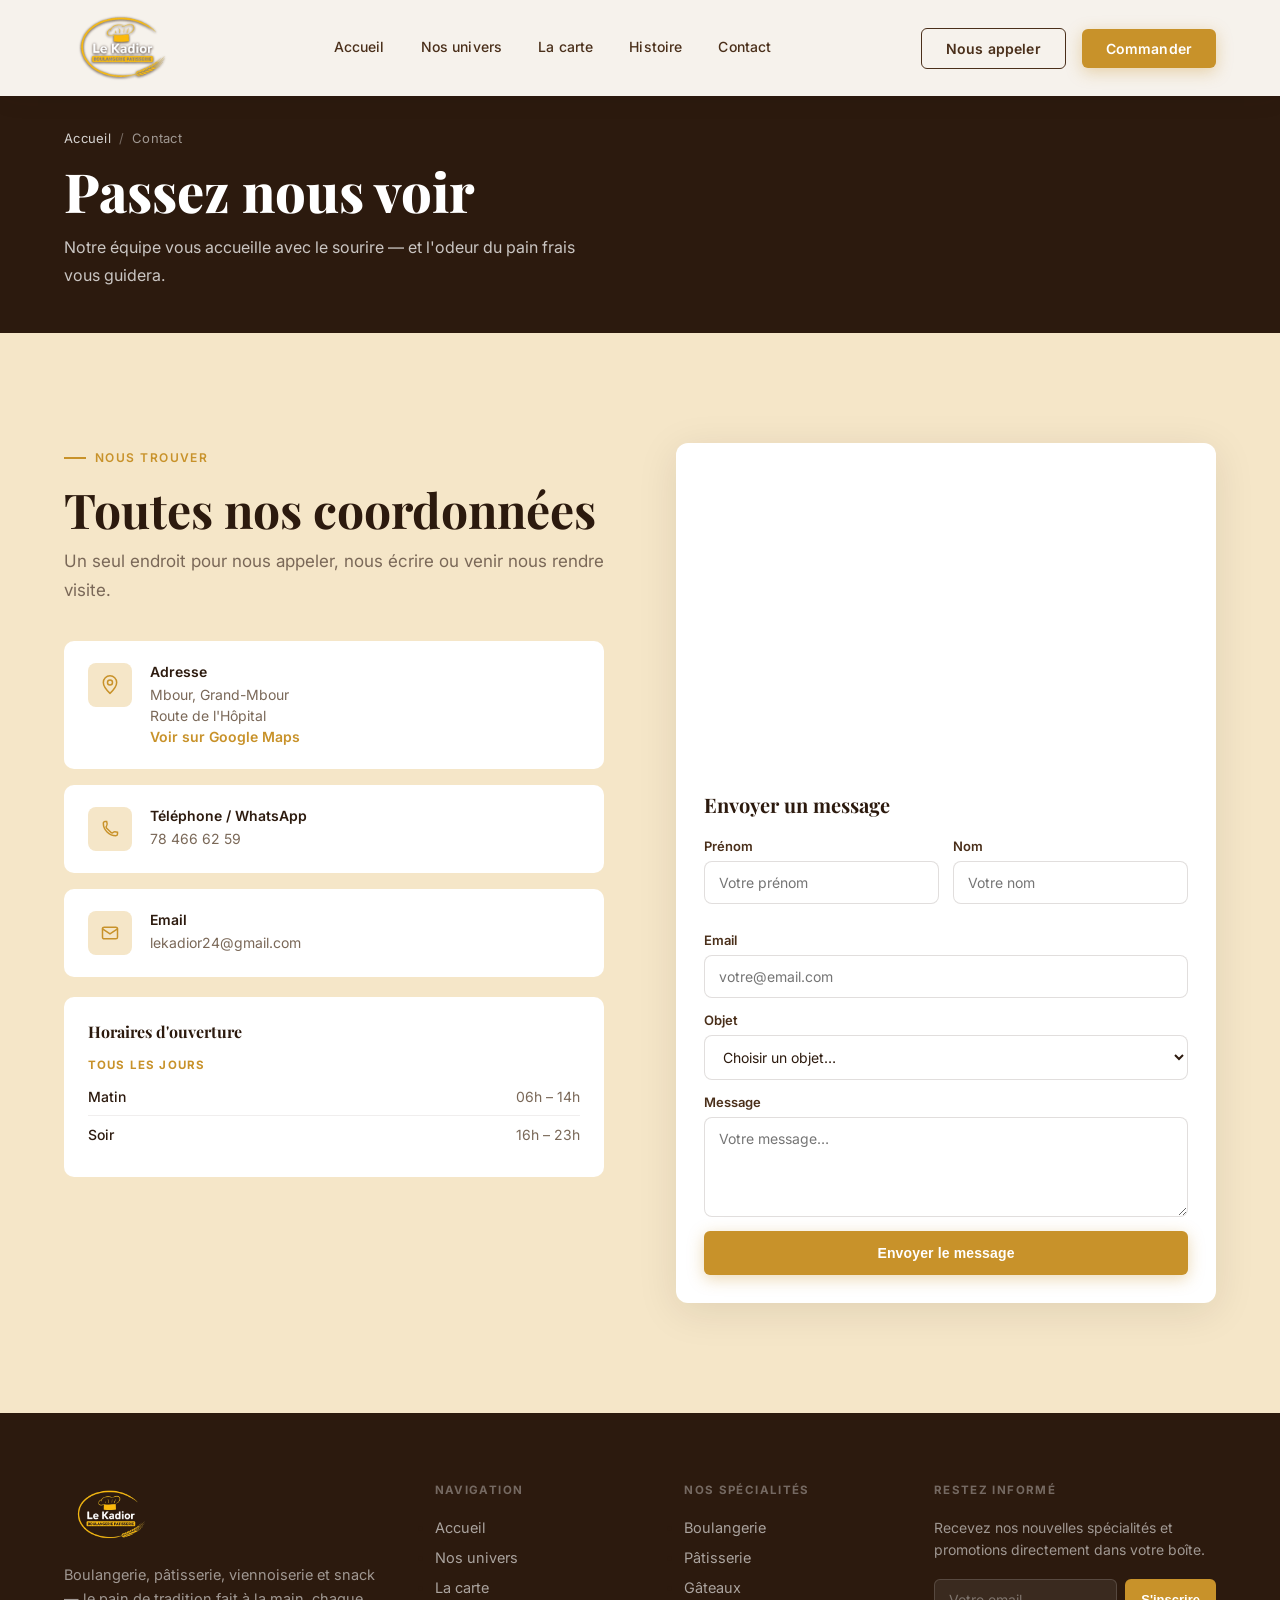
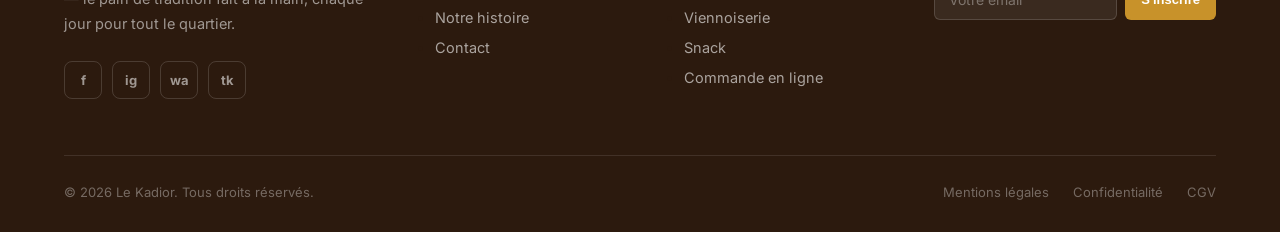
<file: contact.html>
<!DOCTYPE html>
<html lang="fr">
<head>
<meta charset="UTF-8">
<meta name="viewport" content="width=device-width, initial-scale=1.0">
<title>Contact — Le Kadior</title>
<link rel="preconnect" href="https://fonts.googleapis.com">
<link rel="preconnect" href="https://fonts.gstatic.com" crossorigin>
<link href="https://fonts.googleapis.com/css2?family=Playfair+Display:ital,wght@0,600;0,700;0,900;1,600;1,700&family=Inter:wght@300;400;500;600&display=swap" rel="stylesheet">
<link rel="stylesheet" href="le-kadior.css">
</head>
<body>

<!-- NAV -->
<nav id="mainNav">
  <a href="index.html" class="nav-logo">
    <span class="logo-badge"><img src="image/logo.png" alt="Le Kadior — Boulangerie Pâtisserie"></span>
  </a>
  <div class="nav-links">
    <a href="index.html">Accueil</a>
    <a href="nos-univers.html">Nos univers</a>
    <a href="la-carte.html">La carte</a>
    <a href="histoire.html">Histoire</a>
    <a href="contact.html">Contact</a>
  </div>
  <div class="nav-right">
    <a href="tel:+221784666259" class="btn btn-outline">Nous appeler</a>
    <a href="index.html#commande" class="btn btn-gold">Commander</a>
    <button class="burger" id="burgerBtn" aria-label="Menu">
      <span></span><span></span><span></span>
    </button>
  </div>
</nav>

<div class="mob-nav" id="mobNav">
  <a href="index.html">Accueil</a>
  <a href="nos-univers.html">Nos univers</a>
  <a href="la-carte.html">La carte</a>
  <a href="histoire.html">Histoire</a>
  <a href="contact.html">Contact</a>
  <a href="index.html#commande" class="btn btn-gold btn-lg">Commander</a>
</div>

<!-- PAGE HERO -->
<section class="page-hero">
  <div class="page-hero-bg" style="background-image:url('https://images.unsplash.com/photo-1528735602780-2552fd46c7af?w=1600&q=85')"></div>
  <div class="page-hero-overlay"></div>
  <div class="page-hero-content">
    <div class="breadcrumb"><a href="index.html">Accueil</a><span>/</span>Contact</div>
    <h1>Passez nous voir</h1>
    <p>Notre équipe vous accueille avec le sourire — et l'odeur du pain frais vous guidera.</p>
  </div>
</section>

<!-- CONTACT -->
<section class="section contact">
  <div class="contact-grid">
    <div class="contact-info reveal-l">
      <span class="tag">Nous trouver</span>
      <h2 class="section-title">Toutes nos coordonnées</h2>
      <p class="section-sub">Un seul endroit pour nous appeler, nous écrire ou venir nous rendre visite.</p>
      <div class="info-cards">
        <div class="info-card">
          <div class="info-icon">
            <svg viewBox="0 0 24 24"><path d="M12 22s8-7.5 8-13a8 8 0 1 0-16 0c0 5.5 8 13 8 13Z" stroke-linecap="round"/><circle cx="12" cy="9" r="3" stroke-linecap="round"/></svg>
          </div>
          <div><h5>Adresse</h5><p>Mbour, Grand-Mbour<br>Route de l'Hôpital<br><a href="https://maps.app.goo.gl/U2yhf6NaQ5wUG9c48" target="_blank" rel="noopener" style="color:var(--gold);font-weight:600">Voir sur Google Maps</a></p></div>
        </div>
        <div class="info-card">
          <div class="info-icon">
            <svg viewBox="0 0 24 24"><path d="M4 5c0-1 1-2 2-2h2c1 3 1 4 0 5-1 1-1 2 0 3s4 4 5 5 2 1 3 0c1-1 2-1 5 0v2c0 1-1 2-2 2-8 0-15-7-15-15Z" stroke-linecap="round"/></svg>
          </div>
          <div><h5>Téléphone / WhatsApp</h5><p><a href="tel:+221784666259">78 466 62 59</a></p></div>
        </div>
        <div class="info-card">
          <div class="info-icon">
            <svg viewBox="0 0 24 24"><rect x="3" y="5" width="18" height="14" rx="2"/><path d="M3 7l9 6 9-6" stroke-linecap="round"/></svg>
          </div>
          <div><h5>Email</h5><p><a href="mailto:lekadior24@gmail.com">lekadior24@gmail.com</a></p></div>
        </div>
      </div>
      <div class="hours-grid" style="margin-top:20px">
        <h5>Horaires d'ouverture</h5>
        <p class="hours-days">Tous les jours</p>
        <div class="hour-row"><span>Matin</span><span>06h – 14h</span></div>
        <div class="hour-row"><span>Soir</span><span>16h – 23h</span></div>
      </div>
    </div>
    <div class="reveal-r">
      <div class="map-frame">
        <div class="map-embed">
          <iframe src="https://www.google.com/maps?q=14.4288654,-16.9792309&z=16&output=embed" loading="lazy" referrerpolicy="no-referrer-when-downgrade" title="Localisation Le Kadior"></iframe>
        </div>
        <div class="contact-form">
          <h4>Envoyer un message</h4>
          <div class="form-row">
            <div class="form-field"><label>Prénom</label><input type="text" placeholder="Votre prénom"></div>
            <div class="form-field"><label>Nom</label><input type="text" placeholder="Votre nom"></div>
          </div>
          <div class="form-field"><label>Email</label><input type="email" placeholder="votre@email.com"></div>
          <div class="form-field">
            <label>Objet</label>
            <select>
              <option value="">Choisir un objet…</option>
              <option>Commande sur mesure</option>
              <option>Gâteau d'anniversaire</option>
              <option>Commande en gros</option>
              <option>Autre</option>
            </select>
          </div>
          <div class="form-field"><label>Message</label><textarea placeholder="Votre message…"></textarea></div>
          <button class="btn btn-gold" style="width:100%;justify-content:center;padding:14px">Envoyer le message</button>
        </div>
      </div>
    </div>
  </div>
</section>

<!-- FOOTER -->
<footer>
  <div class="footer-top">
    <div>
      <div class="footer-logo-wrap">
        <img src="image/logo.png" alt="Le Kadior — Boulangerie Pâtisserie" class="footer-logo-img">
      </div>
      <p class="desc">Boulangerie, pâtisserie, viennoiserie et snack — le pain de tradition fait à la main, chaque jour pour tout le quartier.</p>
      <div class="socials">
        <a class="social-btn" href="https://www.facebook.com/share/1LjNVexWPU/?mibextid=wwXIfr" aria-label="Facebook" target="_blank" rel="noopener">f</a>
        <a class="social-btn" href="https://www.instagram.com/lekadior_officiel?igsi=ZjkxeHRnYXQ3bzZw&utm_source=qr" aria-label="Instagram" target="_blank" rel="noopener">ig</a>
        <a class="social-btn" href="https://wa.me/221784666259" aria-label="WhatsApp" target="_blank" rel="noopener">wa</a>
        <a class="social-btn" href="https://www.tiktok.com/@lekadior_officiel?_r=1&_t=ZS-994DPqMYfBs" aria-label="TikTok" target="_blank" rel="noopener">tk</a>
      </div>
    </div>
    <div>
      <h5>Navigation</h5>
      <ul>
        <li><a href="index.html">Accueil</a></li>
        <li><a href="nos-univers.html">Nos univers</a></li>
        <li><a href="la-carte.html">La carte</a></li>
        <li><a href="histoire.html">Notre histoire</a></li>
        <li><a href="contact.html">Contact</a></li>
      </ul>
    </div>
    <div>
      <h5>Nos spécialités</h5>
      <ul>
        <li><a href="nos-univers.html#boulangerie">Boulangerie</a></li>
        <li><a href="nos-univers.html#patisserie">Pâtisserie</a></li>
        <li><a href="la-carte.html#gateaux">Gâteaux</a></li>
        <li><a href="nos-univers.html#viennoiserie">Viennoiserie</a></li>
        <li><a href="la-carte.html#snack">Snack</a></li>
        <li><a href="index.html#commande">Commande en ligne</a></li>
      </ul>
    </div>
    <div>
      <h5>Restez informé</h5>
      <div class="newsletter">
        <p>Recevez nos nouvelles spécialités et promotions directement dans votre boîte.</p>
        <div class="newsletter-input">
          <input type="email" placeholder="Votre email">
          <button>S'inscrire</button>
        </div>
      </div>
    </div>
  </div>
  <div class="footer-bottom">
    <p>© 2026 Le Kadior. Tous droits réservés.</p>
    <nav>
      <a href="#">Mentions légales</a>
      <a href="#">Confidentialité</a>
      <a href="#">CGV</a>
    </nav>
  </div>
</footer>

<script>
const burger = document.getElementById('burgerBtn');
const mob = document.getElementById('mobNav');
burger.addEventListener('click', () => { mob.classList.toggle('open'); burger.classList.toggle('open'); });
mob.querySelectorAll('a').forEach(a => a.addEventListener('click', () => { mob.classList.remove('open'); burger.classList.remove('open'); }));

// Nav shrink on scroll
const mainNav = document.getElementById('mainNav');
const onNavScroll = () => mainNav.classList.toggle('scrolled', window.scrollY > 40);
window.addEventListener('scroll', onNavScroll, { passive: true });
onNavScroll();

const io = new IntersectionObserver(entries => {
  entries.forEach(e => { if(e.isIntersecting){ e.target.classList.add('in'); io.unobserve(e.target); } });
}, { threshold: 0.12 });
document.querySelectorAll('.reveal,.reveal-l,.reveal-r').forEach(el => io.observe(el));
</script>
</body>
</html>
</file>
<file: le-kadior.css>
*{margin:0;padding:0;box-sizing:border-box}
:root{
  --tan:#F5E6C8;--tan2:#EDD9A3;--brown:#2C1A0E;--brown2:#4A2F1A;
  --gold:#C8922A;--gold2:#E5B84A;--white:#FDFAF4;--gray:#7A6858;
  --brick:#8B3A2A;
  --font-serif:'Playfair Display',Georgia,serif;
  --font-sans:'Inter',system-ui,sans-serif;
  --ease:cubic-bezier(.16,1,.3,1);
  --shadow-sm:0 2px 10px rgba(44,26,14,.08);
  --shadow-md:0 12px 32px rgba(44,26,14,.12);
  --shadow-lg:0 20px 48px rgba(44,26,14,.18);
}
html{scroll-behavior:smooth;font-size:16px;scroll-padding-top:110px;max-width:100%;overflow-x:hidden}
body{font-family:var(--font-sans);background:var(--white);color:var(--brown);max-width:100%;overflow-x:hidden;isolation:isolate}
a{text-decoration:none;color:inherit}
img{display:block;width:100%;object-fit:cover}
.reveal-l,.reveal-r{min-width:0}
a:focus-visible,button:focus-visible,input:focus-visible,select:focus-visible,textarea:focus-visible{outline:2px solid var(--gold);outline-offset:3px;border-radius:4px}

/* ── NAVIGATION ── */
#mainNav{
  position:fixed;top:0;left:0;right:0;z-index:9999;
  background:rgba(253,250,244,.97);backdrop-filter:blur(20px);-webkit-backdrop-filter:blur(20px);
  box-shadow:0 1px 0 rgba(44,26,14,.10),0 4px 24px rgba(44,26,14,.06);
  padding:0 5vw;height:96px;display:flex;align-items:center;justify-content:space-between;
  transition:height .35s var(--ease),box-shadow .35s var(--ease);
}
#mainNav.scrolled{height:74px;box-shadow:var(--shadow-md)}
#mainNav.scrolled .logo-badge img{height:60px}
.nav-logo{display:flex;align-items:center;gap:10px}
.logo-badge{display:flex;align-items:center}
.logo-badge img{height:80px;width:auto;display:block;filter:drop-shadow(0 1px 1px rgba(44,26,14,.55)) drop-shadow(0 0 1px rgba(44,26,14,.4));transition:height .35s var(--ease)}
.nav-links{display:flex;gap:36px}
.nav-links a{font-size:14px;font-weight:500;color:var(--brown2);letter-spacing:.01em;transition:color .2s;position:relative;padding-bottom:4px}
.nav-links a::after{content:"";position:absolute;bottom:0;left:0;width:0;height:1.5px;background:var(--gold);transition:width .3s var(--ease)}
.nav-links a:hover{color:var(--brown)}
.nav-links a:hover::after{width:100%}
.nav-right{display:flex;align-items:center;gap:16px}
.nav-right .btn-outline{background:transparent;border:1.5px solid var(--brown2);color:var(--brown2)}
.nav-right .btn-outline:hover{border-color:var(--brown);color:var(--brown);background:rgba(44,26,14,.04)}
.btn{display:inline-flex;align-items:center;gap:8px;padding:11px 24px;border-radius:6px;font-weight:600;font-size:14px;cursor:pointer;transition:all .3s var(--ease);border:none;letter-spacing:.01em}
.btn:active{transform:scale(.96)}
.btn-outline{background:transparent;border:1.5px solid var(--brown2);color:var(--brown2)}
.btn-outline:hover{border-color:var(--brown);color:var(--brown);background:rgba(44,26,14,.04)}
.btn-gold{background:var(--gold);color:#fff;box-shadow:0 4px 16px rgba(200,146,42,.35)}
.btn-gold:hover{background:#b8821f;box-shadow:0 6px 22px rgba(200,146,42,.45);transform:translateY(-2px)}
.btn-white{background:#fff;color:var(--brown);font-weight:600}
.btn-white:hover{background:var(--tan);transform:translateY(-2px)}
.btn-outline-white{background:transparent;border:1.5px solid rgba(255,255,255,.7);color:#fff}
.btn-outline-white:hover{background:rgba(255,255,255,.1);transform:translateY(-2px)}
.btn-lg{padding:15px 34px;font-size:15px;border-radius:6px}
.burger{display:none;flex-direction:column;gap:5px;background:none;border:none;cursor:pointer;padding:8px}
.burger span{display:block;width:24px;height:2px;border-radius:2px;background:var(--brown);transition:transform .3s var(--ease),opacity .2s var(--ease)}
.burger.open span:nth-child(1){transform:translateY(7px) rotate(45deg)}
.burger.open span:nth-child(2){opacity:0}
.burger.open span:nth-child(3){transform:translateY(-7px) rotate(-45deg)}
.mob-nav{display:flex;position:fixed;inset:0;background:var(--white);z-index:999;flex-direction:column;align-items:center;justify-content:center;gap:32px;opacity:0;visibility:hidden;transition:opacity .35s var(--ease),visibility .35s var(--ease)}
.mob-nav.open{opacity:1;visibility:visible}
.mob-nav a{font-family:var(--font-serif);font-size:30px;font-weight:700;opacity:0;transform:translateY(14px);transition:opacity .4s var(--ease),transform .4s var(--ease)}
.mob-nav.open a{opacity:1;transform:none}
.mob-nav.open a:nth-child(1){transition-delay:.05s}
.mob-nav.open a:nth-child(2){transition-delay:.1s}
.mob-nav.open a:nth-child(3){transition-delay:.15s}
.mob-nav.open a:nth-child(4){transition-delay:.2s}
.mob-nav.open a:nth-child(5){transition-delay:.25s}
.mob-nav.open a:nth-child(6){transition-delay:.3s}

/* ── HERO ── */
.hero{position:relative;height:100vh;min-height:640px;display:flex;align-items:center;padding-top:120px;overflow:hidden;background:var(--brown);isolation:isolate}
.hero-bg{position:absolute;inset:0;background:url('https://images.unsplash.com/photo-1509440159596-0249088772ff?w=1600&q=85') center/cover no-repeat;opacity:.38;animation:kenburns 26s ease-in-out infinite alternate}
.hero-overlay{position:absolute;inset:0;background:linear-gradient(135deg,rgba(44,26,14,.82) 0%,rgba(44,26,14,.45) 60%,rgba(44,26,14,.25) 100%)}
.hero-content{position:relative;max-width:780px;padding:0 5vw}
.hero-pill{display:inline-flex;align-items:center;gap:10px;background:rgba(255,255,255,.08);backdrop-filter:blur(6px);-webkit-backdrop-filter:blur(6px);border:1px solid rgba(229,184,74,.35);padding:9px 20px;border-radius:100px;font-size:12.5px;color:rgba(255,255,255,.92);font-weight:600;letter-spacing:.08em;text-transform:uppercase;margin-bottom:36px;box-shadow:0 4px 20px rgba(0,0,0,.15)}
.hero-pill::before{content:"";width:7px;height:7px;border-radius:50%;background:var(--gold2);box-shadow:0 0 0 3px rgba(229,184,74,.25)}
.hero h1{font-family:var(--font-serif);font-size:clamp(48px,7vw,88px);font-weight:900;color:#fff;line-height:1.0;margin-bottom:24px}
.hero h1 span{color:var(--gold2);font-style:italic}
.hero p{font-size:18px;color:rgba(255,255,255,.78);max-width:520px;line-height:1.7;margin-bottom:38px}
.hero-btns{display:flex;gap:14px;flex-wrap:wrap}
.hero-scroll{position:absolute;bottom:40px;left:5vw;display:flex;align-items:center;gap:12px;color:rgba(255,255,255,.55);font-size:13px;font-weight:500;letter-spacing:.06em;text-transform:uppercase}
.hero-scroll-line{width:40px;height:1px;background:rgba(255,255,255,.35)}

/* ── STATS BAR ── */
.stats-bar{background:var(--brown);padding:0 5vw}
.stats-inner{display:grid;grid-template-columns:repeat(4,1fr);border-top:1px solid rgba(255,255,255,.1)}
.stat{padding:32px 20px;border-right:1px solid rgba(255,255,255,.1);text-align:center}
.stat:last-child{border-right:none}
.stat-num{font-family:var(--font-serif);font-size:38px;font-weight:700;color:var(--gold2);display:block}
.stat-label{font-size:12.5px;color:rgba(255,255,255,.55);text-transform:uppercase;letter-spacing:.1em;margin-top:4px;display:block}

/* ── SECTION COMMONS ── */
.section{padding:110px 5vw}
.section-sm{padding:80px 5vw}
.tag{display:inline-flex;align-items:center;gap:9px;font-size:12px;font-weight:600;letter-spacing:.12em;text-transform:uppercase;color:var(--gold);margin-bottom:18px}
.tag::before{content:"";width:22px;height:2px;background:currentColor;flex-shrink:0}
.section-title{font-family:var(--font-serif);font-size:clamp(30px,3.8vw,48px);font-weight:700;color:var(--brown);line-height:1.12;margin-bottom:20px}
.section-sub{font-size:17px;color:var(--gray);line-height:1.7;max-width:560px}

/* ── PAGE HERO (sous-pages) ── */
.page-hero{position:relative;min-height:320px;display:flex;align-items:flex-end;padding:130px 5vw 44px;overflow:hidden;background:var(--brown);isolation:isolate}
.page-hero-bg{position:absolute;inset:0;background-size:cover;background-position:center;opacity:.34;animation:kenburns 26s ease-in-out infinite alternate}
@keyframes kenburns{from{transform:scale(1)}to{transform:scale(1.09)}}
@media(prefers-reduced-motion:reduce){.hero-bg,.page-hero-bg{animation:none}}
.page-hero-overlay{position:absolute;inset:0;background:linear-gradient(135deg,rgba(44,26,14,.86) 0%,rgba(44,26,14,.55) 60%,rgba(44,26,14,.3) 100%)}
.page-hero-content{position:relative;max-width:760px}
.breadcrumb{display:flex;align-items:center;gap:8px;font-size:13px;color:rgba(255,255,255,.55);margin-bottom:16px;letter-spacing:.02em}
.breadcrumb a{color:rgba(255,255,255,.8);transition:color .2s}
.breadcrumb a:hover{color:var(--gold2)}
.breadcrumb span{color:rgba(255,255,255,.35)}
.page-hero h1{font-family:var(--font-serif);font-size:clamp(34px,5vw,54px);font-weight:800;color:#fff;line-height:1.08;margin-bottom:14px}
.page-hero p{font-size:16px;color:rgba(255,255,255,.75);max-width:520px;line-height:1.7}

/* ── UNIVERSES ── */
.universes{background:var(--white)}
.uni-head{display:flex;justify-content:space-between;align-items:flex-end;margin-bottom:64px;flex-wrap:wrap;gap:24px}
.uni-grid{display:grid;grid-template-columns:repeat(4,1fr);gap:2px}
.uni-card{display:block;position:relative;overflow:hidden;cursor:pointer;aspect-ratio:3/4;background:var(--brown)}
.uni-card img{width:100%;height:100%;object-fit:cover;transition:transform .6s ease,opacity .4s}
.uni-card:hover img{transform:scale(1.06);opacity:.55}
.uni-overlay{position:absolute;inset:0;background:linear-gradient(to top,rgba(44,26,14,.88) 30%,rgba(44,26,14,.1) 75%);display:flex;flex-direction:column;justify-content:flex-end;padding:28px}
.uni-num{font-family:var(--font-serif);font-size:13px;color:var(--gold2);font-weight:700;letter-spacing:.06em;margin-bottom:8px}
.uni-card h3{font-family:var(--font-serif);font-size:24px;color:#fff;font-weight:700;margin-bottom:8px}
.uni-card p{font-size:13.5px;color:rgba(255,255,255,.65);line-height:1.5;max-height:0;overflow:hidden;transition:max-height .4s}
.uni-card:hover p{max-height:80px}
.uni-card .uni-arrow{display:flex;align-items:center;gap:6px;color:var(--gold2);font-size:13px;font-weight:600;margin-top:12px;opacity:0;transform:translateY(8px);transition:.35s}
.uni-card:hover .uni-arrow{opacity:1;transform:translateY(0)}
.uni-arrow svg{width:14px;height:14px}

/* ── UNIVERS DETAIL (page Nos univers) ── */
.uni-detail-grid{display:grid;grid-template-columns:repeat(2,1fr);gap:28px;margin-top:56px}
.uni-detail-card{background:var(--white);border:1px solid rgba(44,26,14,.1);border-radius:14px;overflow:hidden;transition:box-shadow .35s var(--ease),transform .35s var(--ease)}
.uni-detail-card:hover{box-shadow:var(--shadow-md);transform:translateY(-4px)}
.uni-detail-img img{transition:transform .6s var(--ease)}
.uni-detail-card:hover .uni-detail-img img{transform:scale(1.06)}
.uni-detail-img{aspect-ratio:16/10;overflow:hidden}
.uni-detail-img img{width:100%;height:100%;object-fit:cover}
.uni-detail-body{padding:30px 28px}
.uni-detail-body h3{font-family:var(--font-serif);font-size:22px;font-weight:700;margin-bottom:10px}
.uni-detail-body p{font-size:14.5px;color:var(--gray);line-height:1.7;margin-bottom:18px}
.uni-tags{display:flex;flex-wrap:wrap;gap:8px;margin-bottom:18px}
.uni-tags span{font-size:12px;font-weight:600;color:var(--brown2);background:var(--tan);padding:6px 13px;border-radius:100px}
.uni-detail-link{display:inline-flex;align-items:center;gap:6px;color:var(--gold);font-size:13.5px;font-weight:600}
.uni-detail-link svg{width:13px;height:13px}

/* ── FEATURED / MENU ── */
.menu-section{background:var(--tan);padding:110px 5vw}
.menu-layout{display:grid;grid-template-columns:1fr 1.1fr;gap:72px;align-items:start}
.menu-layout>div{min-width:0}
.menu-sticky{position:sticky;top:110px}
.menu-photo{border-radius:12px;overflow:hidden;margin-bottom:24px;aspect-ratio:4/5}
.menu-photo img{width:100%;height:100%;object-fit:cover}
.menu-caption{font-size:13px;color:var(--gray);text-align:center;font-style:italic}
.menu-tabs{display:flex;gap:4px;margin-bottom:36px;background:rgba(44,26,14,.07);padding:5px;border-radius:8px;width:fit-content;max-width:100%;overflow-x:auto;-webkit-overflow-scrolling:touch;scrollbar-width:none}
.menu-tabs::-webkit-scrollbar{display:none}
.menu-tab{padding:9px 20px;border-radius:6px;font-size:14px;font-weight:500;cursor:pointer;color:var(--gray);border:none;background:transparent;transition:.2s;white-space:nowrap;flex-shrink:0}
.menu-tab.active{background:#fff;color:var(--brown);font-weight:600;box-shadow:0 2px 8px rgba(44,26,14,.1)}
.menu-items{display:flex;flex-direction:column;gap:0}
.menu-item{display:flex;justify-content:space-between;align-items:flex-start;padding:22px 0;border-bottom:1px solid rgba(44,26,14,.1);gap:20px}
.menu-item:last-child{border-bottom:none}
.mi-info{flex:1;min-width:0}
.mi-info h4{font-family:var(--font-serif);font-size:18px;font-weight:700;margin-bottom:5px}
.mi-info p{font-size:13.5px;color:var(--gray);line-height:1.5}
.mi-badge{font-size:10px;font-weight:700;letter-spacing:.08em;text-transform:uppercase;padding:3px 9px;border-radius:100px;margin-top:8px;display:inline-block}
.mi-badge.new{background:rgba(139,58,42,.12);color:var(--brick)}
.mi-badge.pop{background:rgba(200,146,42,.12);color:var(--gold)}
.mi-price{font-family:var(--font-serif);font-size:18px;font-weight:700;color:var(--gold);white-space:nowrap;flex-shrink:0}

/* ── MENU GROUPS (page La carte) ── */
.menu-head{max-width:720px;margin:0 auto 48px;text-align:center}
.menu-head .menu-tabs{margin:32px auto 0;justify-content:center}
.menu-tabs button.menu-tab{font-family:inherit}
.menu-groups{max-width:1040px;margin:0 auto}
.menu-group{display:none}
.menu-group.active{display:block}
.menu-group-head{display:flex;gap:18px;align-items:flex-start;margin-bottom:32px;padding-bottom:20px;border-bottom:2px solid var(--gold)}
.menu-group-num{font-family:var(--font-serif);font-size:14px;font-weight:700;color:var(--gold2);background:var(--brown);width:34px;height:34px;border-radius:50%;display:flex;align-items:center;justify-content:center;flex-shrink:0;margin-top:4px}
.menu-group-head h3{font-family:var(--font-serif);font-size:26px;font-weight:700;margin-bottom:6px}
.menu-group-head p{font-size:14.5px;color:var(--gray);line-height:1.6}

/* ── MENU CARDS (avec images) ── */
.menu-cards{display:grid;grid-template-columns:repeat(2,1fr);gap:24px}
.menu-card{background:#fff;border:1px solid rgba(44,26,14,.1);border-radius:14px;overflow:hidden;transition:box-shadow .35s var(--ease),transform .35s var(--ease)}
.menu-card:hover{box-shadow:var(--shadow-md);transform:translateY(-4px)}
.menu-card-img img{transition:transform .6s var(--ease)}
.menu-card:hover .menu-card-img img{transform:scale(1.05)}
.menu-card-img{position:relative;aspect-ratio:4/3;overflow:hidden;background:var(--tan2)}
.menu-card-img img{width:100%;height:100%;object-fit:cover}
.menu-card-img img.local-photo{filter:saturate(1.1) contrast(1.06) brightness(1.03)}
.menu-card-img::after{content:"";position:absolute;inset:0;box-shadow:inset 0 -30px 30px -20px rgba(44,26,14,.35);pointer-events:none}
.menu-card-badge{position:absolute;top:12px;left:12px;width:38px;height:38px;border-radius:50%;background:var(--brown);display:flex;align-items:center;justify-content:center;box-shadow:0 4px 14px rgba(44,26,14,.4);z-index:2}
.menu-card-badge svg{width:19px;height:19px;stroke:var(--gold2);fill:none;stroke-width:1.5}
.menu-card-body{padding:20px 22px;display:flex;justify-content:space-between;align-items:flex-start;gap:14px}
.menu-card-body .mi-info{flex:1;min-width:0}
.menu-card-body h4{font-family:var(--font-serif);font-size:17px;font-weight:700;margin-bottom:6px}
.menu-card-body p{font-size:13.5px;color:var(--gray);line-height:1.6}
.menu-card-body .mi-price{font-size:17px}

/* ── STORY ── */
.story{background:var(--brown);padding:120px 5vw;position:relative;overflow:hidden}
.story::before{content:"";position:absolute;right:-120px;top:-120px;width:500px;height:500px;border-radius:50%;border:1px solid rgba(229,184,74,.15)}
.story::after{content:"";position:absolute;right:-40px;top:-40px;width:300px;height:300px;border-radius:50%;border:1px solid rgba(229,184,74,.1)}
.story-grid{display:grid;grid-template-columns:1fr 1fr;gap:80px;align-items:center;position:relative}
.story-grid>div{min-width:0}
.story-imgs{display:grid;grid-template-columns:1fr 1fr;gap:14px}
.story-img1{border-radius:12px;overflow:hidden;aspect-ratio:3/4;grid-row:1/3}
.story-img1 img,.story-img2 img,.story-img3 img{width:100%;height:100%;object-fit:cover}
.story-img2,.story-img3{border-radius:12px;overflow:hidden;aspect-ratio:4/3}
.story-right .tag{color:var(--gold2)}
.story-right h2{color:#fff}
.story-right p{color:rgba(255,255,255,.7);font-size:16px;line-height:1.8;margin-top:18px}
.story-right p+p{margin-top:14px}
.story-right .btn{margin-top:36px}
.values-row{display:flex;gap:36px;margin-top:40px;flex-wrap:wrap}
.val{display:flex;gap:14px;flex:1;min-width:180px}
.val-dot{width:8px;height:8px;border-radius:50%;background:var(--gold2);margin-top:8px;flex-shrink:0}
.val h5{font-family:var(--font-serif);font-size:16px;color:#fff;font-weight:700;margin-bottom:5px}
.val p{font-size:13.5px;color:rgba(255,255,255,.6)}

/* ── GALLERY ── */
.gallery{padding:0}
.gal-grid{display:grid;grid-template-columns:2fr 1fr 1fr;grid-template-rows:260px 260px;gap:3px}
.gal-item{overflow:hidden;position:relative}
.gal-item img{width:100%;height:100%;object-fit:cover;transition:transform .6s ease}
.gal-item:hover img{transform:scale(1.04)}
.gal-main{grid-row:1/3}
.gal-overlay{position:absolute;inset:0;background:rgba(44,26,14,.0);transition:.35s}
.gal-item:hover .gal-overlay{background:rgba(44,26,14,.18)}

/* ── TESTIMONIALS ── */
.testi{background:var(--white)}
.testi-grid{display:grid;grid-template-columns:repeat(3,1fr);gap:24px;margin-top:56px}
.testi-card{background:var(--white);border:1px solid rgba(44,26,14,.1);border-radius:12px;padding:34px 30px;transition:box-shadow .35s var(--ease),transform .35s var(--ease)}
.testi-card:hover{box-shadow:var(--shadow-md);transform:translateY(-4px)}
.testi-stars{display:flex;gap:3px;margin-bottom:18px}
.testi-stars svg{width:17px;height:17px;fill:var(--gold)}
.testi-text{font-size:15.5px;color:var(--brown2);line-height:1.7;font-style:italic;margin-bottom:24px}
.testi-text::before{content:'\201C';font-family:var(--font-serif);font-size:40px;color:var(--gold2);line-height:.6;display:block;margin-bottom:8px}
.testi-who{display:flex;align-items:center;gap:12px}
.testi-av{width:42px;height:42px;border-radius:50%;background:var(--tan2);display:flex;align-items:center;justify-content:center;font-family:var(--font-serif);font-weight:700;font-size:15px;color:var(--brown2)}
.testi-who strong{display:block;font-size:14.5px;font-weight:600}
.testi-who span{font-size:13px;color:var(--gray)}

/* ── CTA ── */
.cta-section{padding:0 5vw 110px}
.cta-box{border-radius:16px;overflow:hidden;position:relative;background:var(--gold)}
.cta-bg{position:absolute;inset:0;background:url('https://images.unsplash.com/photo-1555507036-ab1f4038808a?w=1400&q=80') center/cover;opacity:.15}
.cta-inner{position:relative;padding:72px 60px;display:grid;grid-template-columns:1fr auto;gap:40px;align-items:center}
.cta-inner h2{font-family:var(--font-serif);font-size:clamp(26px,2.8vw,38px);color:#fff;font-weight:700;max-width:540px;line-height:1.15}
.cta-inner p{color:rgba(255,255,255,.78);font-size:15.5px;margin-top:10px}
.cta-btns{display:flex;flex-direction:column;gap:12px;flex-shrink:0}

/* ── CONTACT ── */
.contact{background:var(--tan)}
.contact-grid{display:grid;grid-template-columns:1fr 1fr;gap:72px;align-items:start}
.contact-grid>div{min-width:0}
.contact-info .section-title{margin-bottom:10px}
.contact-info .section-sub{margin-bottom:36px}
.info-cards{display:flex;flex-direction:column;gap:16px}
.info-card{background:#fff;border-radius:10px;padding:22px 24px;display:flex;gap:18px;align-items:flex-start;transition:box-shadow .3s var(--ease),transform .3s var(--ease)}
.info-card:hover{box-shadow:var(--shadow-sm);transform:translateY(-2px)}
.info-icon{width:44px;height:44px;border-radius:8px;background:var(--tan);display:flex;align-items:center;justify-content:center;flex-shrink:0}
.info-icon svg{width:20px;height:20px;stroke:var(--gold);fill:none;stroke-width:1.8}
.info-card h5{font-size:14px;font-weight:600;margin-bottom:4px}
.info-card p{font-size:14px;color:var(--gray);line-height:1.5}
.hours-grid{background:#fff;border-radius:10px;padding:24px}
.hours-grid h5{font-family:var(--font-serif);font-size:16px;font-weight:700;margin-bottom:16px}
.hours-days{font-size:11.5px;font-weight:700;letter-spacing:.1em;text-transform:uppercase;color:var(--gold);margin-bottom:6px}
.hour-row{display:flex;justify-content:space-between;padding:10px 0;border-bottom:1px solid rgba(44,26,14,.07);font-size:14px}
.hour-row:last-child{border-bottom:none}
.hour-row span:first-child{font-weight:500}
.hour-row span:last-child{color:var(--gray)}
.map-frame{background:#fff;border-radius:12px;overflow:hidden;box-shadow:0 8px 40px rgba(44,26,14,.1)}
.map-placeholder{height:320px;background:var(--tan2);display:flex;align-items:center;justify-content:center;flex-direction:column;gap:14px}
.map-placeholder svg{width:40px;height:40px;stroke:var(--gold);fill:none;stroke-width:1.6}
.map-placeholder p{font-size:14px;color:var(--gray);text-align:center;max-width:220px}
.map-embed{height:320px}
.map-embed iframe{width:100%;height:100%;border:0;display:block}
.contact-form{padding:28px}
.contact-form h4{font-family:var(--font-serif);font-size:20px;font-weight:700;margin-bottom:20px}
.form-row{display:grid;grid-template-columns:1fr 1fr;gap:14px;margin-bottom:14px}
.form-field{display:flex;flex-direction:column;gap:7px;margin-bottom:14px;min-width:0}
.form-field label{font-size:13px;font-weight:600;color:var(--brown2)}
.form-field input,.form-field select,.form-field textarea{
  width:100%;min-width:0;padding:12px 14px;border:1.5px solid rgba(44,26,14,.14);border-radius:8px;font-size:14px;font-family:inherit;
  background:#fff;color:var(--brown);transition:border-color .2s;outline:none
}
.form-field input:focus,.form-field select:focus,.form-field textarea:focus{border-color:var(--gold)}
.form-field textarea{resize:vertical;min-height:100px}

/* ── FOOTER ── */
footer{background:var(--brown);padding:70px 5vw 32px;position:relative;z-index:1;isolation:isolate}
.footer-top{display:grid;grid-template-columns:1.6fr 1fr 1fr 1.4fr;gap:48px;padding-bottom:56px;border-bottom:1px solid rgba(255,255,255,.1)}
.footer-top>div{min-width:0}
.footer-logo-wrap{display:flex;align-items:center;gap:10px;margin-bottom:16px}
.footer-logo-img{height:64px;width:auto;display:block}
footer .desc{font-size:14.5px;color:rgba(255,255,255,.55);line-height:1.7;margin-bottom:24px}
.socials{display:flex;gap:10px}
.social-btn{width:38px;height:38px;border-radius:8px;border:1px solid rgba(255,255,255,.15);display:flex;align-items:center;justify-content:center;color:rgba(255,255,255,.55);font-size:13px;font-weight:700;transition:.25s}
.social-btn:hover{background:rgba(255,255,255,.08);color:#fff;border-color:rgba(255,255,255,.3)}
footer h5{font-size:11.5px;font-weight:700;letter-spacing:.12em;text-transform:uppercase;color:rgba(255,255,255,.35);margin-bottom:20px}
footer ul{display:flex;flex-direction:column;gap:10px}
footer ul a{font-size:14.5px;color:rgba(255,255,255,.6);transition:color .2s}
footer ul a:hover{color:var(--gold2)}
.newsletter{display:flex;flex-direction:column;gap:10px}
.newsletter p{font-size:14px;color:rgba(255,255,255,.55);line-height:1.6}
.newsletter-input{display:flex;gap:8px;margin-top:8px}
.newsletter-input input{flex:1;min-width:0;padding:11px 14px;background:rgba(255,255,255,.07);border:1px solid rgba(255,255,255,.15);border-radius:6px;color:#fff;font-size:14px;font-family:inherit;outline:none}
.newsletter-input input::placeholder{color:rgba(255,255,255,.35)}
.newsletter-input input:focus{border-color:var(--gold2)}
.newsletter-input button{padding:11px 16px;background:var(--gold);border:none;border-radius:6px;color:#fff;font-weight:600;font-size:13px;cursor:pointer;white-space:nowrap;transition:.2s}
.newsletter-input button:hover{background:#b8821f}
.footer-bottom{display:flex;justify-content:space-between;align-items:center;padding-top:28px;flex-wrap:wrap;gap:14px;position:relative;z-index:1}
.footer-bottom p{font-size:13px;color:rgba(255,255,255,.35)}
.footer-bottom nav{display:flex;gap:24px}
.footer-bottom nav a{font-size:13px;color:rgba(255,255,255,.35);transition:.2s}
.footer-bottom nav a:hover{color:rgba(255,255,255,.7)}

/* ── REVEAL ── */
.reveal{opacity:0;transform:translateY(34px);transition:opacity .8s var(--ease),transform .8s var(--ease)}
.reveal.in{opacity:1;transform:none}
.reveal-l{opacity:0;transform:translateX(-34px);transition:opacity .8s var(--ease),transform .8s var(--ease)}
.reveal-l.in{opacity:1;transform:none}
.reveal-r{opacity:0;transform:translateX(34px);transition:opacity .8s var(--ease),transform .8s var(--ease)}
.reveal-r.in{opacity:1;transform:none}

/* Cascade stagger for grid children */
.uni-grid .uni-card:nth-child(1),.uni-detail-grid .uni-detail-card:nth-child(1),.testi-grid .testi-card:nth-child(1),.gal-grid .gal-item:nth-child(1),.menu-cards .menu-card:nth-child(1){transition-delay:0s}
.uni-grid .uni-card:nth-child(2),.uni-detail-grid .uni-detail-card:nth-child(2),.testi-grid .testi-card:nth-child(2),.gal-grid .gal-item:nth-child(2),.menu-cards .menu-card:nth-child(2){transition-delay:.08s}
.uni-grid .uni-card:nth-child(3),.uni-detail-grid .uni-detail-card:nth-child(3),.testi-grid .testi-card:nth-child(3),.gal-grid .gal-item:nth-child(3),.menu-cards .menu-card:nth-child(3){transition-delay:.16s}
.uni-grid .uni-card:nth-child(4),.uni-detail-grid .uni-detail-card:nth-child(4),.gal-grid .gal-item:nth-child(4),.menu-cards .menu-card:nth-child(4){transition-delay:.24s}
.gal-grid .gal-item:nth-child(5),.menu-cards .menu-card:nth-child(5){transition-delay:.32s}
.menu-cards .menu-card:nth-child(6){transition-delay:.4s}
.menu-cards .menu-card:nth-child(7){transition-delay:.48s}
.menu-cards .menu-card:nth-child(8){transition-delay:.56s}
@media(prefers-reduced-motion:reduce){.reveal,.reveal-l,.reveal-r{transition-duration:.01ms!important;transition-delay:0s!important}}

/* ── RESPONSIVE ── */
/* Tablets */
@media(max-width:1024px){
  .section{padding:90px 5vw}
  .menu-section{padding:90px 5vw}
  .story{padding:90px 5vw}
  .uni-grid{grid-template-columns:repeat(2,1fr)}
  .uni-detail-grid{grid-template-columns:1fr}
  .menu-cards{grid-template-columns:1fr}
  .menu-layout{grid-template-columns:1fr;gap:48px}
  .menu-sticky{position:static}
  .menu-photo{max-width:420px;margin-left:auto;margin-right:auto}
  .story-grid{grid-template-columns:1fr;gap:48px}
  .menu-group-head{gap:14px}
  .contact-grid{grid-template-columns:1fr;gap:48px}
  .footer-top{grid-template-columns:1fr 1fr}
  .cta-inner{grid-template-columns:1fr;text-align:center;padding:56px 40px}
  .cta-btns{flex-direction:row;justify-content:center}
}
/* Tablets (portrait) & large phones */
@media(max-width:768px){
  #mainNav{height:80px;padding:0 6vw}
  .logo-badge img{height:56px}
  .hero{padding-top:100px}
  .page-hero{padding-top:110px}
  .nav-links,.nav-right .btn-outline{display:none}
  .burger{display:flex}
  .stats-inner{grid-template-columns:repeat(2,1fr)}
  .uni-grid{grid-template-columns:1fr 1fr}
  .testi-grid{grid-template-columns:1fr}
  .gal-grid{grid-template-columns:1fr 1fr;grid-template-rows:200px 200px}
  .gal-main{grid-row:auto}
  .form-row{grid-template-columns:1fr}
  .footer-top{grid-template-columns:1fr}
  .footer-bottom{flex-direction:column;text-align:center}
  .values-row{gap:24px}
  .cta-inner{padding:44px 28px}
  .cta-inner h2{font-size:clamp(24px,6vw,32px)}
}
/* Phones */
@media(max-width:540px){
  html{scroll-padding-top:90px}
  #mainNav{height:72px;padding:0 6vw}
  .logo-badge img{height:48px}
  .hero{padding-top:88px}
  .section{padding:64px 6vw}
  .menu-section{padding:64px 6vw}
  .story{padding:64px 6vw}
  .cta-section{padding:0 6vw 64px}
  .hero-pill{font-size:11px;padding:8px 16px;margin-bottom:24px}
  .hero p{font-size:16px}
  .hero-btns{flex-direction:column}
  .hero-btns .btn{width:100%;justify-content:center}
  .uni-grid{grid-template-columns:1fr}
  .stats-inner{grid-template-columns:1fr 1fr}
  .stat{padding:24px 12px}
  .stat-num{font-size:30px}
  .uni-head{margin-bottom:40px}
  .cta-btns{flex-direction:column}
  .cta-btns .btn{width:100%;justify-content:center}
  .info-card{padding:18px}
  .story-imgs{gap:10px}
}
</file>
